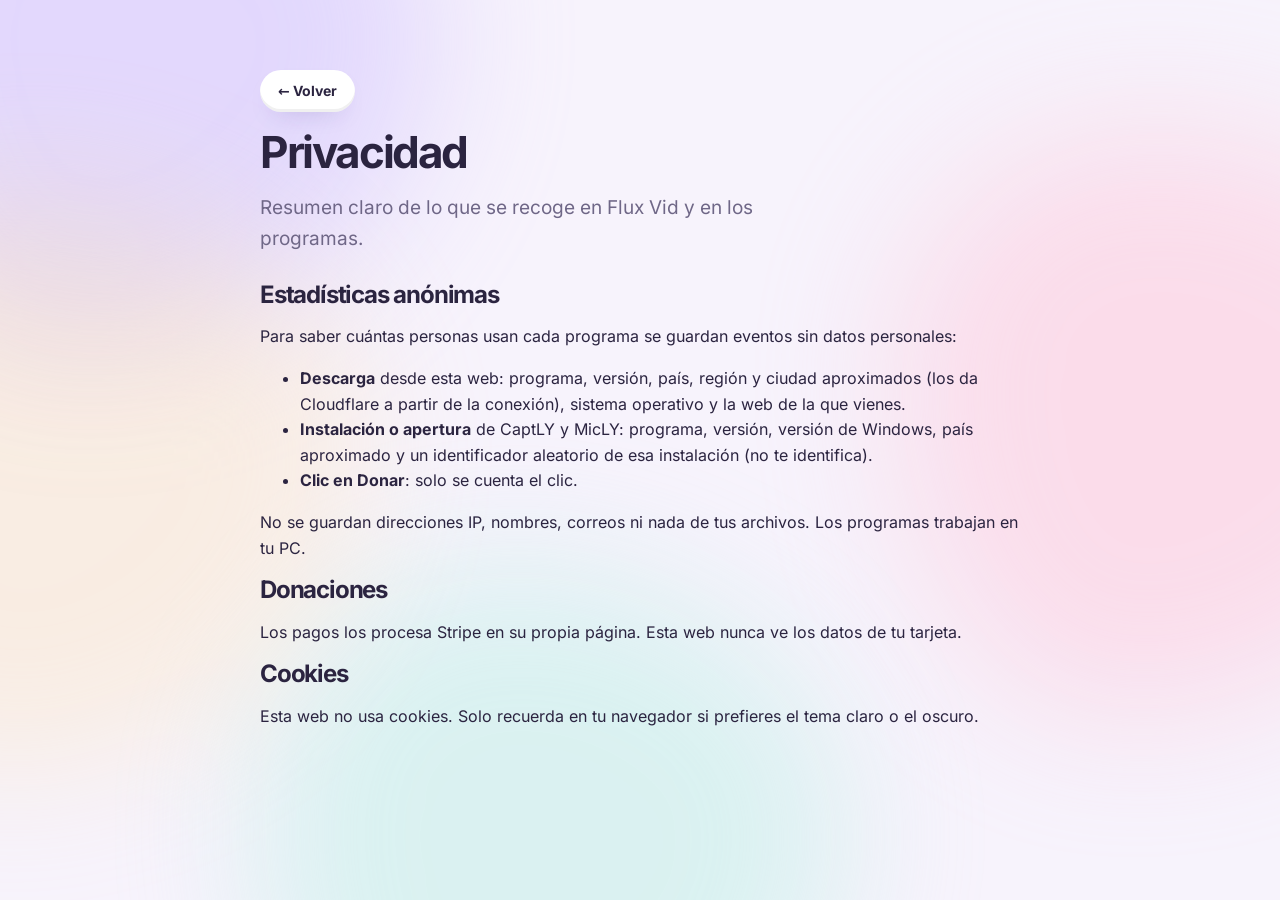
<file: privacidad.html>
<!doctype html>
<html lang="es">
<head>
  <meta charset="utf-8">
  <meta name="viewport" content="width=device-width, initial-scale=1">
  <title>Privacidad · Flux Vid</title>
  <link rel="icon" href="/favicon.svg" type="image/svg+xml">
  <link rel="stylesheet" href="/styles.css">
  <script>document.documentElement.classList.add('js'); try { const t = localStorage.getItem('fv-theme'); if (t) document.documentElement.dataset.theme = t; } catch {}</script>
</head>
<body>
  <div class="blobs" aria-hidden="true"><i></i><i></i><i></i><i></i></div>
  <main class="section narrow">
    <a class="btn btn-ghost btn-sm" href="/">← Volver</a>
    <h1 style="font-size:44px">Privacidad</h1>
    <p class="lead">Resumen claro de lo que se recoge en Flux Vid y en los programas.</p>
    <h2 style="font-size:24px">Estadísticas anónimas</h2>
    <p>Para saber cuántas personas usan cada programa se guardan eventos sin datos personales:</p>
    <ul>
      <li><b>Descarga</b> desde esta web: programa, versión, país, región y ciudad aproximados (los da Cloudflare a partir de la conexión), sistema operativo y la web de la que vienes.</li>
      <li><b>Instalación o apertura</b> de CaptLY y MicLY: programa, versión, versión de Windows, país aproximado y un identificador aleatorio de esa instalación (no te identifica).</li>
      <li><b>Clic en Donar</b>: solo se cuenta el clic.</li>
    </ul>
    <p>No se guardan direcciones IP, nombres, correos ni nada de tus archivos. Los programas trabajan en tu PC.</p>
    <h2 style="font-size:24px">Donaciones</h2>
    <p>Los pagos los procesa Stripe en su propia página. Esta web nunca ve los datos de tu tarjeta.</p>
    <h2 style="font-size:24px">Cookies</h2>
    <p>Esta web no usa cookies. Solo recuerda en tu navegador si prefieres el tema claro o el oscuro.</p>
  </main>
</body>
</html>
</file>
<file: styles.css>
@font-face { font-family: Inter; src: url(/fonts/Inter.woff2) format('woff2'); font-weight: 100 900; font-display: swap; }

:root {
  --bg: #f7f3fc; --bg2: #efe8fa; --card: #ffffffcc; --card-solid: #fff; --text: #2b2440; --muted: #6f6787; --line: #2b244014;
  --violet: #8b5cf6; --blue: #5b8cff; --pink: #ff7aa2; --mint: #3ccfb4; --amber: #ffb648;
  --grad: linear-gradient(135deg, var(--blue), var(--violet));
  --shadow: 0 20px 50px -24px rgba(76, 52, 140, .35);
  --spring: cubic-bezier(.34, 1.56, .64, 1); --out: cubic-bezier(.16, 1, .3, 1);
  color-scheme: light;
}
:root[data-theme="dark"] {
  --bg: #13101a; --bg2: #1b1625; --card: #1f1a2bcc; --card-solid: #1f1a2b; --text: #f3eefb; --muted: #a59cb8; --line: #ffffff14;
  --shadow: 0 20px 50px -24px rgba(0, 0, 0, .7);
  color-scheme: dark;
}
@media (prefers-color-scheme: dark) {
  :root:not([data-theme="light"]) {
    --bg: #13101a; --bg2: #1b1625; --card: #1f1a2bcc; --card-solid: #1f1a2b; --text: #f3eefb; --muted: #a59cb8; --line: #ffffff14;
    --shadow: 0 20px 50px -24px rgba(0, 0, 0, .7); color-scheme: dark;
  }
}

* { box-sizing: border-box; }
html { scroll-behavior: smooth; }
body { margin: 0; font: 16px/1.6 Inter, system-ui, sans-serif; color: var(--text); background: var(--bg); overflow-x: hidden; transition: background .5s, color .5s; }
a { color: inherit; }
img { display: block; }
svg { width: 18px; height: 18px; fill: none; stroke: currentColor; stroke-width: 2.2; stroke-linecap: round; stroke-linejoin: round; flex: none; }
:focus-visible { outline: 3px solid var(--violet); outline-offset: 3px; border-radius: 10px; }

/* ---------- manchas de fondo que cambian de forma ---------- */
.blobs { position: fixed; inset: 0; z-index: -1; overflow: hidden; pointer-events: none; }
.blobs i { position: absolute; width: 46vmax; height: 46vmax; filter: blur(70px); opacity: .45; border-radius: 42% 58% 63% 37% / 41% 44% 56% 59%; animation: blob 22s ease-in-out infinite alternate; }
.blobs i:nth-child(1) { background: #c9b8ff; top: -18vmax; left: -12vmax; }
.blobs i:nth-child(2) { background: #ffc2d6; top: 10vmax; right: -16vmax; animation-delay: -6s; animation-duration: 26s; }
.blobs i:nth-child(3) { background: #b7f0e4; bottom: -20vmax; left: 20vmax; animation-delay: -12s; }
.blobs i:nth-child(4) { background: #ffe0a8; bottom: 10vmax; left: -18vmax; animation-delay: -3s; animation-duration: 30s; opacity: .3; }
:root[data-theme="dark"] .blobs i { opacity: .16; }
@media (prefers-color-scheme: dark) { :root:not([data-theme="light"]) .blobs i { opacity: .16; } }
@keyframes blob {
  0% { transform: translate(0, 0) rotate(0) scale(1); border-radius: 42% 58% 63% 37% / 41% 44% 56% 59%; }
  50% { transform: translate(6vmax, 4vmax) rotate(40deg) scale(1.08); border-radius: 60% 40% 35% 65% / 55% 62% 38% 45%; }
  100% { transform: translate(-4vmax, 6vmax) rotate(-20deg) scale(.95); border-radius: 38% 62% 52% 48% / 62% 35% 65% 38%; }
}

/* ---------- botones gelatinosos ---------- */
.btn { display: inline-flex; align-items: center; gap: 10px; text-decoration: none; font-weight: 700; border: 0; cursor: pointer; border-radius: 999px;
  padding: 14px 24px; font-size: 15.5px; transition: transform .5s var(--spring), box-shadow .3s, background .3s; position: relative; overflow: hidden; }
.btn-sm { padding: 10px 18px; font-size: 14px; }
.btn-lg { padding: 18px 32px; font-size: 17px; }
.btn-primary { background: var(--grad); color: #fff; box-shadow: inset 0 2px 0 rgba(255,255,255,.35), inset 0 -3px 0 rgba(0,0,0,.12), 0 14px 30px -12px var(--violet); }
.btn-ghost { background: var(--card-solid); color: var(--text); box-shadow: inset 0 -3px 0 rgba(0,0,0,.06), 0 10px 26px -16px rgba(60, 40, 120, .4); }
.btn-app { background: linear-gradient(135deg, var(--a1), var(--a2)); color: #fff; box-shadow: inset 0 2px 0 rgba(255,255,255,.35), inset 0 -3px 0 rgba(0,0,0,.12), 0 12px 26px -12px var(--a2); }
.btn:hover { transform: translateY(-3px) scale(1.04); }
.btn:hover svg { animation: nudge .7s var(--spring); }
.btn:active { transform: scale(1.1, .86); transition-duration: .08s; }
.jelly.wobble { animation: jelly .7s var(--spring); }
@keyframes jelly { 0% { transform: scale(1); } 25% { transform: scale(1.14, .84); } 45% { transform: scale(.9, 1.1); } 65% { transform: scale(1.05, .96); } 82% { transform: scale(.98, 1.02); } 100% { transform: scale(1); } }
@keyframes nudge { 40% { transform: translateY(3px); } }
.btn .goo { position: absolute; width: 12px; height: 12px; margin: -6px 0 0 -6px; border-radius: 50%; background: #fff; opacity: .35; pointer-events: none; animation: goo .7s var(--out) forwards; }
@keyframes goo { to { transform: scale(26); opacity: 0; } }
.icon-btn { width: 42px; height: 42px; border-radius: 50%; border: 0; display: grid; place-items: center; cursor: pointer; color: var(--text);
  background: var(--card-solid); box-shadow: inset 0 -2px 0 rgba(0,0,0,.06); transition: transform .5s var(--spring); }
.icon-btn:hover { transform: rotate(-14deg) scale(1.12); }

/* ---------- cabecera ---------- */
.nav { position: sticky; top: 12px; z-index: 20; margin: 12px auto 0; width: min(1160px, calc(100% - 24px)); display: flex; align-items: center; gap: 22px;
  padding: 10px 12px 10px 18px; border-radius: 22px; background: var(--card); backdrop-filter: blur(16px) saturate(1.3); border: 1px solid var(--line); box-shadow: var(--shadow); }
.brand { display: flex; align-items: center; gap: 12px; text-decoration: none; font-size: 19px; letter-spacing: -.3px; }
.brand-icons { display: flex; }
.brand-icons img { width: 28px; height: 28px; margin-left: -9px; border-radius: 9px; box-shadow: 0 0 0 2px var(--card-solid); transition: transform .5s var(--spring); }
.brand-icons img:first-child { margin-left: 0; }
.brand:hover .brand-icons img { transform: translateY(-4px) rotate(-6deg); }
.brand:hover .brand-icons img:nth-child(2) { transition-delay: .05s; }
.brand:hover .brand-icons img:nth-child(3) { transition-delay: .1s; }
.brand:hover .brand-icons img:nth-child(4) { transition-delay: .15s; }
.nav nav { display: flex; gap: 6px; margin-right: auto; }
.nav nav a { text-decoration: none; color: var(--muted); font-weight: 600; font-size: 14.5px; padding: 8px 12px; border-radius: 12px; transition: background .25s, color .25s; }
.nav nav a:hover { background: var(--bg2); color: var(--text); }
.nav-right { display: flex; gap: 10px; align-items: center; }

/* ---------- hero ---------- */
main { width: min(1160px, calc(100% - 32px)); margin: 0 auto; }
.hero { display: grid; grid-template-columns: 1.1fr 1fr; gap: 40px; align-items: center; padding: 80px 0 60px; min-height: 78vh; }
.pill { display: inline-block; font-size: 12.5px; font-weight: 700; letter-spacing: .4px; text-transform: uppercase; color: var(--violet);
  background: color-mix(in srgb, var(--violet) 12%, transparent); padding: 6px 14px; border-radius: 999px; }
h1 { font-size: clamp(42px, 6vw, 74px); line-height: 1.02; letter-spacing: -2.4px; margin: 18px 0; }
.grad-text { background: linear-gradient(120deg, var(--blue), var(--violet) 45%, var(--pink)); -webkit-background-clip: text; background-clip: text; color: transparent;
  background-size: 200% 100%; animation: shine 8s ease-in-out infinite alternate; }
@keyframes shine { to { background-position: 100% 0; } }
.lead { font-size: 19px; color: var(--muted); max-width: 520px; margin: 0 0 28px; }
.cta { display: flex; gap: 14px; flex-wrap: wrap; }
.meta { display: flex; gap: 8px; align-items: center; color: var(--muted); font-size: 13.5px; margin-top: 20px; }

.hero-art { display: grid; place-items: center; }
.orbit { position: relative; width: min(440px, 80vw); aspect-ratio: 1; }
.orbit img { position: absolute; width: 34%; border-radius: 26%; filter: drop-shadow(0 22px 30px rgba(70, 40, 140, .3)); animation: float 6s ease-in-out infinite; transition: transform .6s var(--spring); cursor: pointer; }
.orbit img:hover { transform: scale(1.12) rotate(-8deg); }
.orbit .o1 { top: 4%; left: 33%; width: 40%; animation-delay: 0s; }
.orbit .o2 { top: 36%; left: 0; animation-delay: -1.5s; }
.orbit .o3 { top: 36%; right: 0; animation-delay: -3s; }
.orbit .o4 { bottom: 0; left: 33%; animation-delay: -4.5s; }
.orbit .core { position: absolute; inset: 38%; border-radius: 50%; background: var(--card-solid); display: grid; place-items: center; font-size: 34px;
  box-shadow: var(--shadow); animation: heartbeat 2.4s var(--spring) infinite; }
@keyframes float { 0%, 100% { translate: 0 0; rotate: 0deg; } 33% { translate: 0 -14px; rotate: -4deg; } 66% { translate: 0 6px; rotate: 3deg; } }
@keyframes heartbeat { 0%, 60%, 100% { transform: scale(1); } 15% { transform: scale(1.14, .9); } 30% { transform: scale(.94, 1.06); } }

/* ---------- secciones ---------- */
.section { padding: 70px 0; }
.section.narrow { width: min(760px, 100%); margin: 0 auto; }
.section-head { text-align: center; margin-bottom: 36px; }
h2 { font-size: clamp(30px, 4vw, 44px); letter-spacing: -1.2px; line-height: 1.1; margin: 14px 0 10px; }
.section-head p { color: var(--muted); font-size: 17px; margin: 0; }

.app-card { background: var(--card); backdrop-filter: blur(14px); border: 1px solid var(--line); border-radius: 30px; padding: 28px; box-shadow: var(--shadow);
  display: flex; flex-direction: column; gap: 18px; position: relative; overflow: hidden; transition: transform .6s var(--spring), box-shadow .4s; }
.app-card::before { content: ''; position: absolute; inset: -40% 40% auto -20%; height: 240px; background: radial-gradient(circle, color-mix(in srgb, var(--a1) 28%, transparent), transparent 70%);
  pointer-events: none; transition: transform .8s var(--out); }
.app-card:hover { transform: translateY(-8px) rotate(-.4deg); box-shadow: 0 30px 60px -28px var(--a2); }
.app-card:hover::before { transform: translate(30%, 20%) scale(1.3); }
.app-card:hover .app-logo { animation: jelly .8s var(--spring); }
.app-main { display: flex; gap: 18px; align-items: center; }
.app-logo { width: 78px; height: 78px; border-radius: 22px; filter: drop-shadow(0 14px 18px color-mix(in srgb, var(--a2) 40%, transparent)); }
.app-card h3 { font-size: 28px; margin: 0; letter-spacing: -.6px; }
.tagline { margin: 2px 0 0; color: var(--muted); font-weight: 500; }
.tag { font-size: 11.5px; font-weight: 800; text-transform: uppercase; letter-spacing: .5px; color: #fff; background: linear-gradient(135deg, var(--a1), var(--a2)); padding: 4px 10px; border-radius: 999px; }
.feats { list-style: none; margin: 0; padding: 0; display: grid; gap: 10px; }
.feats li { display: flex; gap: 12px; align-items: center; font-weight: 500; }
.feats b { width: 34px; height: 34px; flex: none; display: grid; place-items: center; border-radius: 12px; background: color-mix(in srgb, var(--a1) 16%, transparent); font-size: 16px; }
.app-foot { display: flex; align-items: center; gap: 14px; flex-wrap: wrap; margin-top: auto; }
.ver { color: var(--muted); font-size: 13px; }
.featured { display: grid; grid-template-columns: 1.1fr 1fr; align-items: center; gap: 22px 40px; padding: 36px; margin-bottom: 22px; }
.featured .app-logo { width: 110px; height: 110px; border-radius: 30px; }
.featured h3 { font-size: 40px; }
.featured .app-foot { grid-column: 1; }
.featured .feats { grid-row: span 2; }
.app-grid { display: grid; grid-template-columns: repeat(3, 1fr); gap: 22px; }

.steps { display: grid; grid-template-columns: repeat(3, 1fr); gap: 22px; }
.step { background: var(--card); border: 1px solid var(--line); border-radius: 26px; padding: 26px; box-shadow: var(--shadow); transition: transform .6s var(--spring); }
.step:hover { transform: translateY(-6px) scale(1.02); }
.step .num { width: 46px; height: 46px; border-radius: 16px; display: grid; place-items: center; font-weight: 800; font-size: 20px; color: #fff; background: var(--grad); }
.step:hover .num { animation: jelly .7s var(--spring); }
.step h4 { font-size: 20px; margin: 16px 0 4px; }
.step p { margin: 0; color: var(--muted); }

.donate-card { text-align: center; padding: 56px 28px; border-radius: 36px; background: linear-gradient(135deg, color-mix(in srgb, var(--pink) 18%, var(--card-solid)), color-mix(in srgb, var(--violet) 18%, var(--card-solid)));
  border: 1px solid var(--line); box-shadow: var(--shadow); }
.donate-card p { max-width: 560px; margin: 0 auto 26px; color: var(--muted); font-size: 17px; }
.donate-card small { display: block; margin-top: 16px; color: var(--muted); }
.heart { font-size: 64px; display: inline-block; animation: heartbeat 2s var(--spring) infinite; }

.faq { background: var(--card); border: 1px solid var(--line); border-radius: 20px; margin-bottom: 12px; overflow: hidden; transition: transform .5s var(--spring); }
.faq:hover { transform: scale(1.01); }
.faq summary { cursor: pointer; padding: 18px 22px; font-weight: 700; list-style: none; display: flex; justify-content: space-between; align-items: center; }
.faq summary::-webkit-details-marker { display: none; }
.faq summary::after { content: '+'; font-size: 24px; color: var(--violet); transition: transform .5s var(--spring); }
.faq[open] summary::after { transform: rotate(135deg); }
.faq p { margin: 0; padding: 0 22px 20px; color: var(--muted); animation: drop .5s var(--spring); }
@keyframes drop { from { opacity: 0; transform: translateY(-8px) scaleY(.9); } }

.foot { width: min(1160px, calc(100% - 32px)); margin: 40px auto 30px; display: flex; align-items: center; gap: 20px; flex-wrap: wrap; justify-content: space-between;
  color: var(--muted); font-size: 14px; border-top: 1px solid var(--line); padding-top: 24px; }
.foot .brand { font-size: 16px; color: var(--text); }
.brand-icons.small img { width: 22px; height: 22px; border-radius: 7px; margin-left: -7px; }
.foot nav { display: flex; gap: 18px; }
.foot a { text-decoration: none; }
.foot a:hover { color: var(--text); }

/* ---------- aparición al hacer scroll ---------- */
.js .reveal { opacity: 0; transform: translateY(34px) scale(.96); }
.reveal.in { opacity: 1; transform: none; transition: opacity .7s var(--out), transform .9s var(--spring); }
.reveal.in.app-card { transition: opacity .7s var(--out), transform .9s var(--spring), box-shadow .4s; }

/* corazones y confeti */
.burst { position: fixed; pointer-events: none; z-index: 60; font-size: 22px; animation: burst 1s var(--out) forwards; }
@keyframes burst { to { transform: translate(var(--x), var(--y)) rotate(var(--r)) scale(.6); opacity: 0; } }
.toast { position: fixed; left: 50%; bottom: 26px; z-index: 70; transform: translate(-50%, calc(100% + 60px)); visibility: hidden; background: var(--card-solid); color: var(--text); border: 1px solid var(--line);
  padding: 14px 22px; border-radius: 999px; box-shadow: var(--shadow); font-weight: 600; transition: transform .6s var(--spring); }
.toast.show { transform: translate(-50%, 0); visibility: visible; }

@media (max-width: 960px) {
  .hero, .featured { grid-template-columns: 1fr; }
  .hero { padding-top: 40px; text-align: center; }
  .hero .lead { margin-inline: auto; }
  .cta, .meta { justify-content: center; }
  .app-grid, .steps { grid-template-columns: 1fr; }
  .nav nav { display: none; }
  .featured .feats { grid-row: auto; }
}
@media (max-width: 520px) {
  .nav .btn-sm { display: none; }
  .brand b { font-size: 17px; }
  .featured { padding: 24px; }
}
@media (prefers-reduced-motion: reduce) {
  *, *::before, *::after { animation: none !important; transition: none !important; }
  .reveal { opacity: 1; transform: none; }
}
</file>
